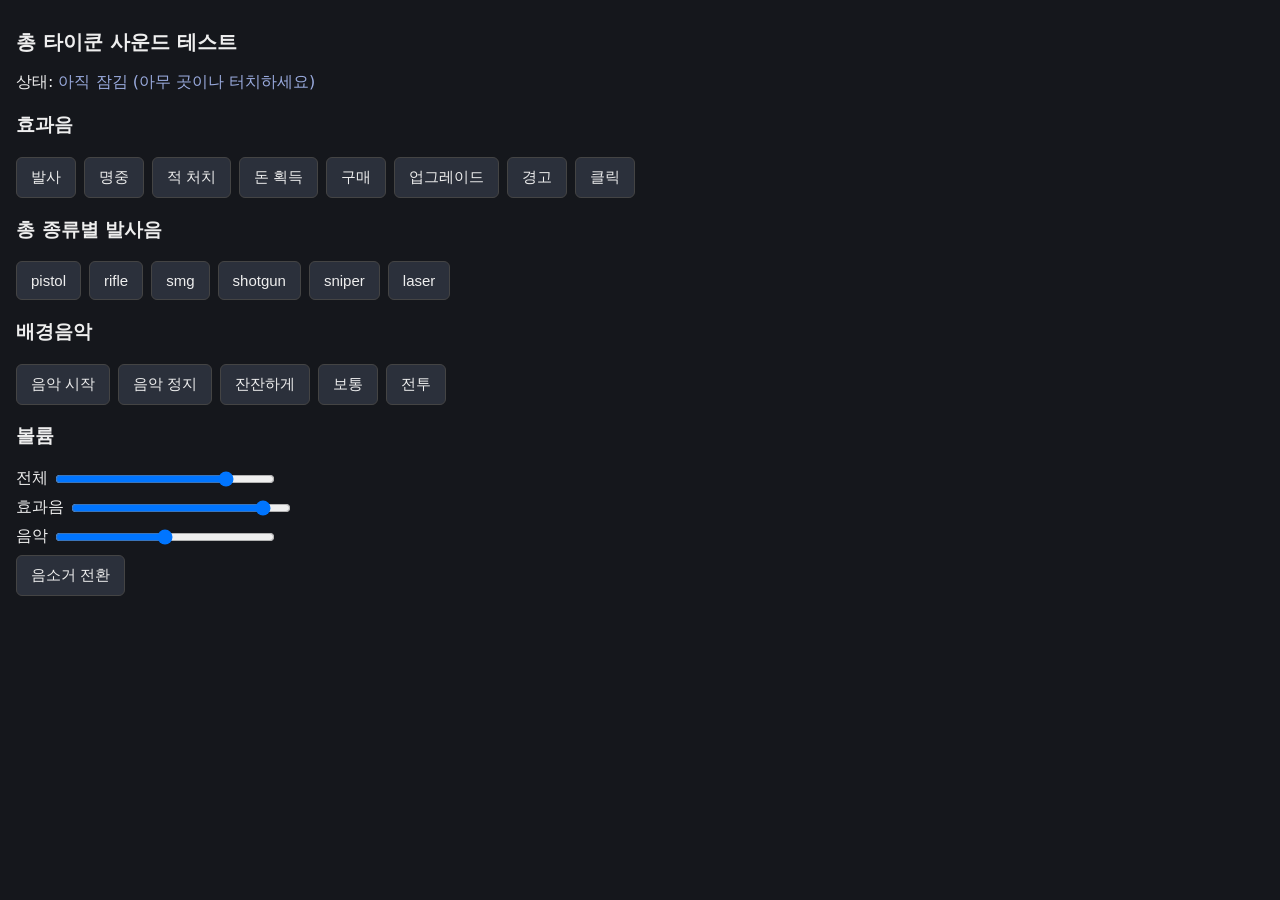
<file: gun-tycoon/audio/demo.html>
<!doctype html>
<html lang="ko">
<head>
<meta charset="utf-8">
<meta name="viewport" content="width=device-width, initial-scale=1">
<title>총 타이쿤 사운드 테스트</title>
<style>
  body { font-family: system-ui, sans-serif; background: #15171c; color: #eee; margin: 0; padding: 16px; }
  h1 { font-size: 20px; }
  .row { display: flex; flex-wrap: wrap; gap: 8px; margin: 12px 0; }
  button { background: #2b303b; color: #eee; border: 1px solid #444; border-radius: 6px; padding: 10px 14px; font-size: 15px; }
  button:active { background: #3b4252; }
  label { display: block; margin: 8px 0; }
  input[type=range] { width: 220px; vertical-align: middle; }
  #state { color: #9ad; }
</style>
</head>
<body>
<h1>총 타이쿤 사운드 테스트</h1>
<p>상태: <span id="state">아직 잠김 (아무 곳이나 터치하세요)</span></p>

<h3>효과음</h3>
<div class="row" id="sfx"></div>
<h3>총 종류별 발사음</h3>
<div class="row" id="guns"></div>

<h3>배경음악</h3>
<div class="row">
  <button id="musicOn">음악 시작</button>
  <button id="musicOff">음악 정지</button>
  <button data-int="0">잔잔하게</button>
  <button data-int="1">보통</button>
  <button data-int="2">전투</button>
</div>

<h3>볼륨</h3>
<label>전체 <input type="range" min="0" max="1" step="0.01" data-vol="master"></label>
<label>효과음 <input type="range" min="0" max="1" step="0.01" data-vol="sfx"></label>
<label>음악 <input type="range" min="0" max="1" step="0.01" data-vol="music"></label>
<button id="mute">음소거 전환</button>

<script src="audio.js"></script>
<script>
  var A = window.GameAudio;
  var names = { shoot: '발사', hit: '명중', kill: '적 처치', coin: '돈 획득', buy: '구매', upgrade: '업그레이드', warning: '경고', click: '클릭' };
  A.sounds.forEach(function (s) {
    var b = document.createElement('button');
    b.textContent = names[s] || s;
    b.onclick = function () { A.play(s); };
    document.getElementById('sfx').appendChild(b);
  });
  A.shootVariants.forEach(function (v) {
    var b = document.createElement('button');
    b.textContent = v;
    b.onclick = function () { A.play('shoot', { variant: v }); };
    document.getElementById('guns').appendChild(b);
  });
  document.getElementById('musicOn').onclick = function () { A.startMusic(); };
  document.getElementById('musicOff').onclick = function () { A.stopMusic(); };
  document.querySelectorAll('[data-int]').forEach(function (b) {
    b.onclick = function () { A.setMusicIntensity(+b.dataset.int); };
  });
  document.querySelectorAll('[data-vol]').forEach(function (r) {
    r.value = A.getVolume(r.dataset.vol);
    r.oninput = function () { A.setVolume(r.dataset.vol, +r.value); };
  });
  var st = document.getElementById('state');
  document.getElementById('mute').onclick = function () { A.toggleMute(); };
  setInterval(function () {
    st.textContent = (A.isUnlocked() ? '재생 가능' : '아직 잠김 (아무 곳이나 터치하세요)') + (A.isMuted() ? ' · 음소거' : '') + (A.isMusicPlaying() ? ' · 음악 재생 중' : '');
  }, 250);
</script>
</body>
</html>
</file>
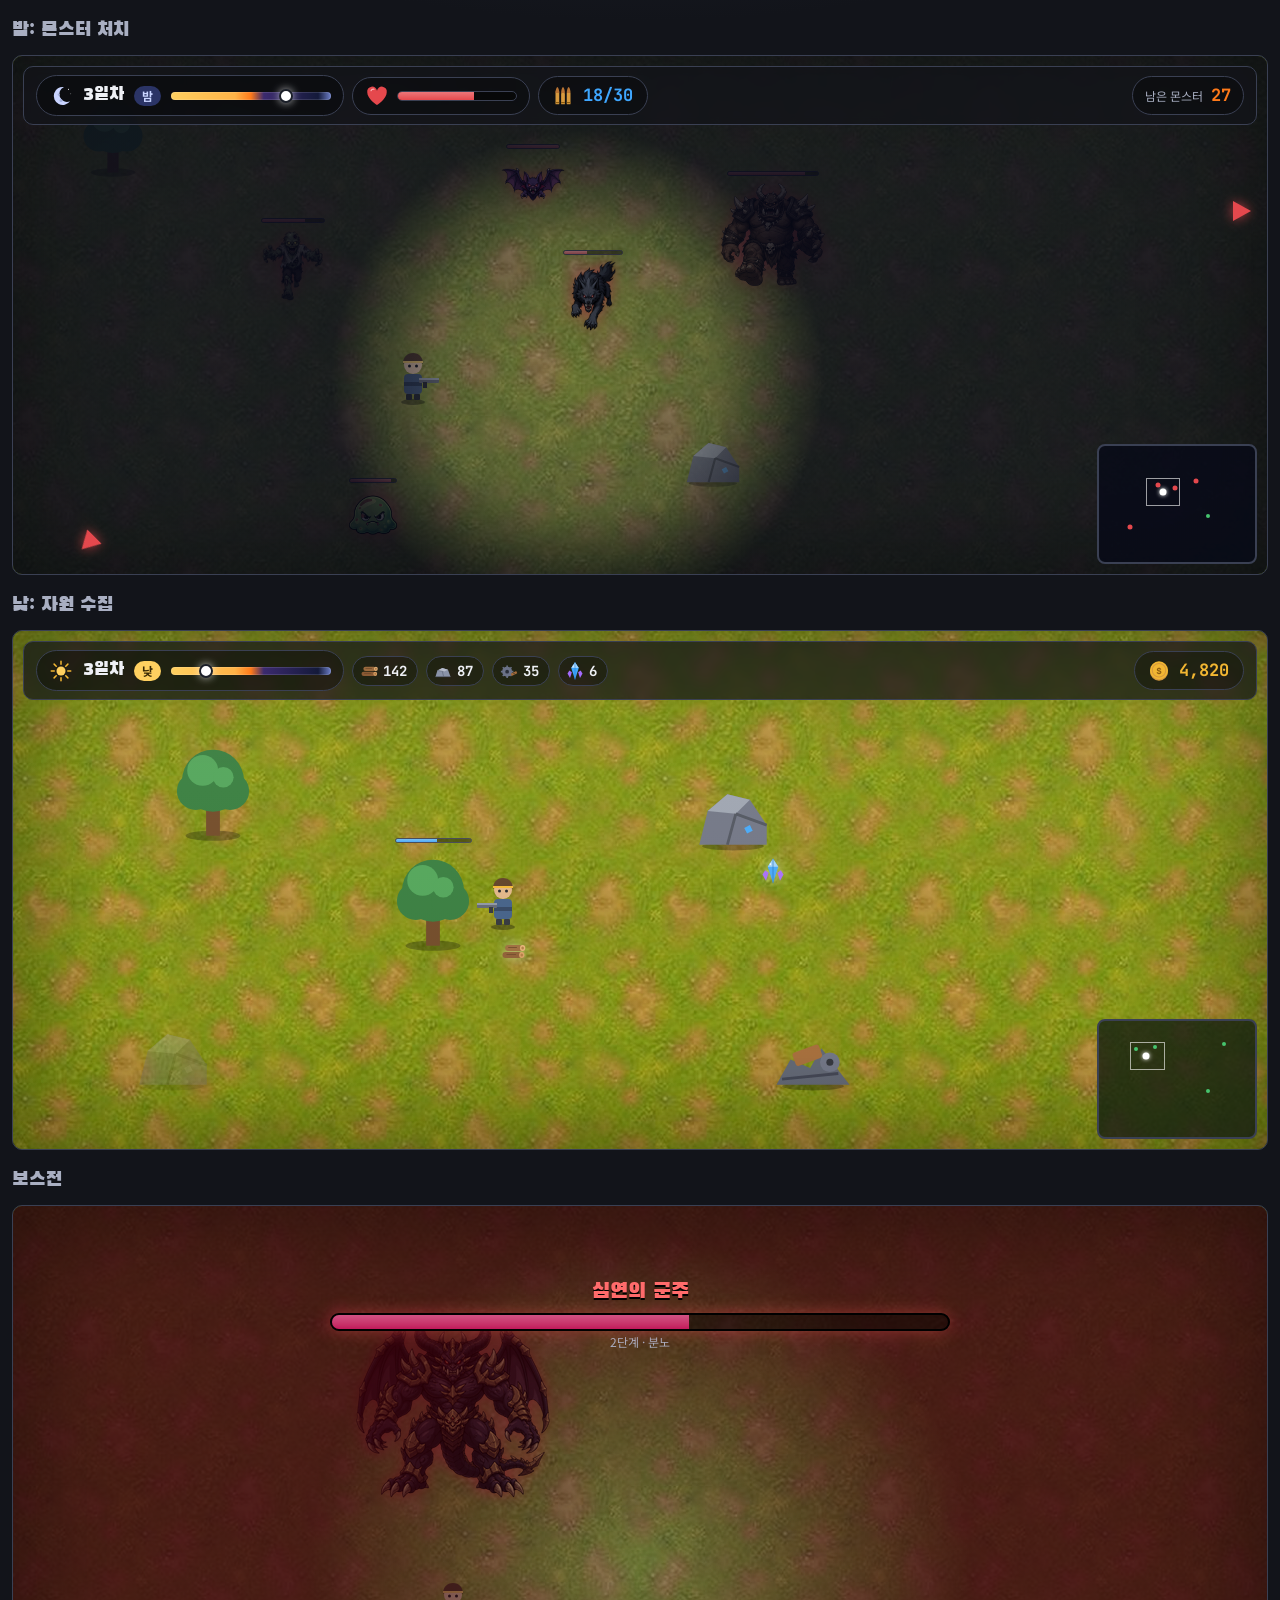
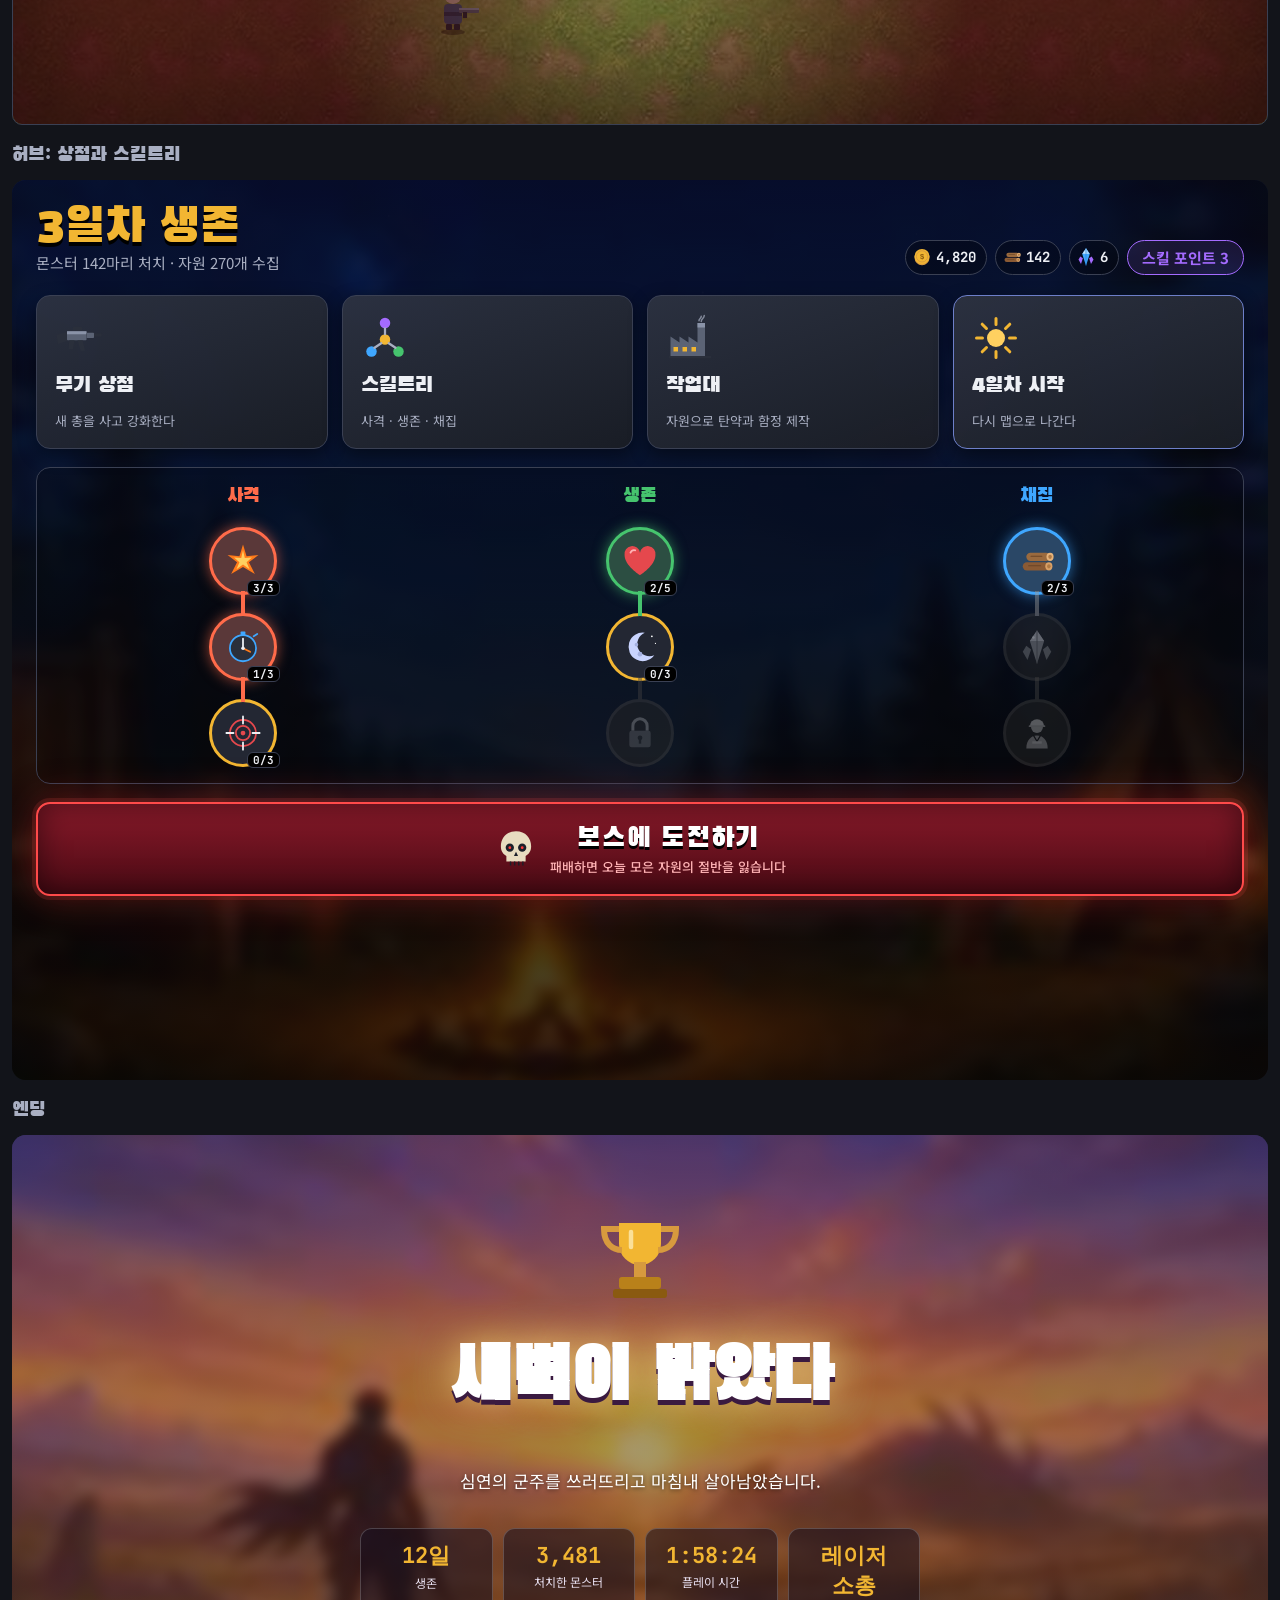
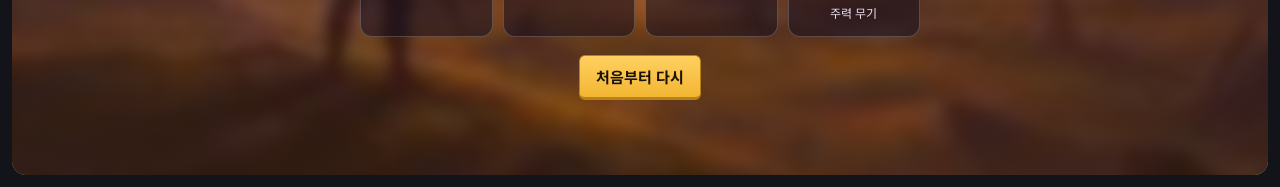
<file: gun-tycoon/design/preview-world.html>
<!doctype html>
<html lang="ko">
<head>
<meta charset="utf-8">
<meta name="viewport" content="width=device-width, initial-scale=1">
<title>총 타이쿤 월드 미리보기</title>
<link rel="stylesheet" href="style.css">
<style>
  .demo { height: 520px; margin: 12px; }
  .demo-label { margin: 18px 12px 0; font: 400 20px var(--gt-font-display); color: var(--gt-text-2); }
  .demo-hub { position: relative; margin: 12px; border-radius: 14px; overflow: hidden; min-height: 0; }
  .demo-ending { position: relative; height: 640px; margin: 12px; border-radius: 14px; }
  .demo-ending.gt-ending { position: relative; inset: auto; }
</style>
</head>
<body class="gt">

<div class="demo-label">밤: 몬스터 처치</div>
<div class="demo">
  <div class="gt-world" data-phase="night" style="--light-x:45%; --light-y:62%">
    <div class="gt-world__map gt-world__map--grass" style="transform:translate(-200px,-120px)">
      <img class="gt-deco" src="icons/node-tree.svg" style="left:300px;top:200px;width:90px;height:90px">
      <img class="gt-deco" src="icons/node-rock.svg" style="left:900px;top:520px;width:70px;height:70px">
      <div class="gt-player" style="left:600px;top:440px"><img src="icons/player.svg" alt=""></div>
      <div class="gt-enemy gt-enemy--zombie" style="left:480px;top:330px"><div class="gt-bar gt-bar--hp" style="--value:70"></div><img src="assets/monster-zombie.png" alt=""></div>
      <div class="gt-enemy gt-enemy--wolf" style="left:780px;top:360px"><div class="gt-bar gt-bar--hp" style="--value:40"></div><img src="assets/monster-wolf.png" alt=""></div>
      <div class="gt-enemy gt-enemy--slime" style="left:560px;top:580px"><div class="gt-bar gt-bar--hp" style="--value:90"></div><img src="assets/monster-slime.png" alt=""></div>
      <div class="gt-enemy gt-enemy--bat" style="left:720px;top:250px"><div class="gt-bar gt-bar--hp" style="--value:100"></div><img src="assets/monster-bat.png" alt=""></div>
      <div class="gt-enemy gt-enemy--brute" style="left:960px;top:300px"><div class="gt-bar gt-bar--hp" style="--value:85"></div><img src="assets/monster-brute.png" alt=""></div>
      <div class="gt-float gt-float--crit" style="left:780px;top:320px;animation-iteration-count:infinite">-240!</div>
    </div>
    <div class="gt-world__tint"></div><div class="gt-world__fx"></div>
    <div class="gt-offscreen" style="left:98%;top:30%;--angle:90deg"></div>
    <div class="gt-offscreen" style="left:6%;top:94%;--angle:-135deg"></div>
    <div class="gt-overlay">
      <div class="gt-hud">
        <div class="gt-clock" data-phase="night"><img class="gt-icon" src="icons/ui-moon.svg" alt=""><span class="gt-clock__day">3일차</span><span class="gt-clock__phase">밤</span><div class="gt-clock__track" style="--t:72"></div></div>
        <div class="gt-stat"><img class="gt-icon" src="icons/ui-heart.svg" alt=""><div style="width:120px"><div class="gt-bar gt-bar--hp" style="--value:64"></div></div></div>
        <div class="gt-stat gt-stat--ammo"><img class="gt-icon" src="icons/ui-ammo.svg" alt=""><span class="gt-stat__value">18/30</span></div>
        <div class="gt-hud__spacer"></div>
        <div class="gt-stat gt-stat--wave"><span class="gt-stat__label">남은 몬스터</span><span class="gt-stat__value">27</span></div>
      </div>
    </div>
    <div class="gt-minimap"><div class="gt-minimap__view" style="left:30%;top:28%;width:22%;height:24%"></div><span class="gt-minimap__dot gt-minimap__dot--player" style="left:41%;top:40%"></span><span class="gt-minimap__dot gt-minimap__dot--enemy" style="left:38%;top:34%"></span><span class="gt-minimap__dot gt-minimap__dot--enemy" style="left:49%;top:36%"></span><span class="gt-minimap__dot gt-minimap__dot--enemy" style="left:62%;top:30%"></span><span class="gt-minimap__dot gt-minimap__dot--enemy" style="left:20%;top:70%"></span><span class="gt-minimap__dot gt-minimap__dot--node" style="left:70%;top:60%"></span></div>
    <div class="gt-phase-banner gt-phase-banner--night" style="animation-iteration-count:infinite;animation-duration:5s">밤이 찾아옵니다<small>살아남아라</small></div>
  </div>
</div>

<div class="demo-label">낮: 자원 수집</div>
<div class="demo">
  <div class="gt-world" data-phase="day">
    <div class="gt-world__map gt-world__map--grass" style="transform:translate(-100px,-60px)">
      <div class="gt-node" style="left:300px;top:220px;width:110px;height:110px"><div class="gt-bar" style="--value:0"></div><img src="icons/node-tree.svg" alt=""></div>
      <div class="gt-node is-harvesting" style="left:520px;top:330px;width:110px;height:110px"><div class="gt-bar" style="--value:55"></div><img src="icons/node-tree.svg" alt=""></div>
      <div class="gt-node" style="left:820px;top:240px;width:90px;height:90px"><div class="gt-bar"></div><img src="icons/node-rock.svg" alt=""></div>
      <div class="gt-node" style="left:900px;top:480px;width:90px;height:90px"><div class="gt-bar"></div><img src="icons/node-scrap.svg" alt=""></div>
      <div class="gt-node is-depleted" style="left:260px;top:480px;width:90px;height:90px"><img src="icons/node-rock.svg" alt=""></div>
      <img class="gt-pickup" src="icons/res-wood.svg" style="left:600px;top:380px" alt="">
      <img class="gt-pickup" src="icons/res-crystal.svg" style="left:860px;top:300px" alt="">
      <div class="gt-player is-left" style="left:590px;top:330px"><img src="icons/player.svg" alt=""></div>
      <div class="gt-float gt-float--money" style="left:520px;top:260px;animation-iteration-count:infinite">+3 나무</div>
    </div>
    <div class="gt-world__tint"></div><div class="gt-world__fx"></div>
    <div class="gt-overlay">
      <div class="gt-hud">
        <div class="gt-clock" data-phase="day"><img class="gt-icon" src="icons/ui-sun.svg" alt=""><span class="gt-clock__day">3일차</span><span class="gt-clock__phase">낮</span><div class="gt-clock__track" style="--t:22"></div></div>
        <span class="gt-res"><img src="icons/res-wood.svg" alt="">142</span>
        <span class="gt-res"><img src="icons/res-stone.svg" alt="">87</span>
        <span class="gt-res"><img src="icons/res-scrap.svg" alt="">35</span>
        <span class="gt-res"><img src="icons/res-crystal.svg" alt="">6</span>
        <div class="gt-hud__spacer"></div>
        <div class="gt-stat gt-stat--money"><img class="gt-icon" src="icons/ui-coin.svg" alt=""><span class="gt-stat__value">4,820</span></div>
      </div>
    </div>
    <div class="gt-minimap"><div class="gt-minimap__view" style="left:20%;top:18%;width:22%;height:24%"></div><span class="gt-minimap__dot gt-minimap__dot--player" style="left:30%;top:30%"></span><span class="gt-minimap__dot gt-minimap__dot--node" style="left:24%;top:24%"></span><span class="gt-minimap__dot gt-minimap__dot--node" style="left:36%;top:22%"></span><span class="gt-minimap__dot gt-minimap__dot--node" style="left:70%;top:60%"></span><span class="gt-minimap__dot gt-minimap__dot--node" style="left:80%;top:20%"></span></div>
  </div>
</div>

<div class="demo-label">보스전</div>
<div class="demo">
  <div class="gt-world" data-phase="boss" style="--light-x:50%;--light-y:70%">
    <div class="gt-world__map gt-world__map--grass" style="transform:translate(-300px,-200px)">
      <div class="gt-enemy gt-enemy--boss" style="left:740px;top:400px"><img src="assets/monster-boss.png" alt=""></div>
      <div class="gt-player" style="left:740px;top:600px"><img src="icons/player.svg" alt=""></div>
    </div>
    <div class="gt-world__tint"></div><div class="gt-world__fx"></div>
    <div class="gt-bossbar"><div class="gt-bossbar__name">심연의 군주</div><div class="gt-bar" style="--value:58"></div><div class="gt-bossbar__phase">2단계 · 분노</div></div>
  </div>
</div>

<div class="demo-label">허브: 상점과 스킬트리</div>
<div class="demo-hub">
  <div class="gt-hub">
    <div class="gt-backdrop gt-backdrop--hub"></div>
    <div class="gt-hub__header">
      <div><div class="gt-hub__day">3일차 생존</div><div class="gt-hub__sub">몬스터 142마리 처치 · 자원 270개 수집</div></div>
      <div style="display:flex;gap:8px;flex-wrap:wrap"><span class="gt-res"><img src="icons/ui-coin.svg" alt="">4,820</span><span class="gt-res"><img src="icons/res-wood.svg" alt="">142</span><span class="gt-res"><img src="icons/res-crystal.svg" alt="">6</span><span class="gt-skillpoints">스킬 포인트 3</span></div>
    </div>
    <div class="gt-hub__grid">
      <button class="gt-hub-tile"><img src="icons/gun-rifle.svg" alt=""><span class="gt-hub-tile__title">무기 상점</span><span class="gt-hub-tile__desc">새 총을 사고 강화한다</span></button>
      <button class="gt-hub-tile"><img src="icons/ui-skill.svg" alt=""><span class="gt-hub-tile__title">스킬트리</span><span class="gt-hub-tile__desc">사격 · 생존 · 채집</span></button>
      <button class="gt-hub-tile"><img src="icons/ui-factory.svg" alt=""><span class="gt-hub-tile__title">작업대</span><span class="gt-hub-tile__desc">자원으로 탄약과 함정 제작</span></button>
      <button class="gt-hub-tile gt-hub-tile--next"><img src="icons/ui-sun.svg" alt=""><span class="gt-hub-tile__title">4일차 시작</span><span class="gt-hub-tile__desc">다시 맵으로 나간다</span></button>
    </div>
    <div style="margin-top:18px" class="gt-skilltree">
      <div class="gt-branch gt-branch--gun"><h3 class="gt-branch__title">사격</h3>
        <button class="gt-skill is-learned"><img src="icons/ui-damage.svg" alt=""><span class="gt-skill__lv">3/3</span><span class="gt-tip"><b>강한 탄환</b><br>피해량 +10% (레벨당)</span></button>
        <button class="gt-skill is-learned"><img src="icons/ui-firerate.svg" alt=""><span class="gt-skill__lv">1/3</span></button>
        <button class="gt-skill is-available"><img src="icons/ui-crit.svg" alt=""><span class="gt-skill__lv">0/3</span></button>
      </div>
      <div class="gt-branch gt-branch--survive"><h3 class="gt-branch__title">생존</h3>
        <button class="gt-skill is-learned"><img src="icons/ui-heart.svg" alt=""><span class="gt-skill__lv">2/5</span></button>
        <button class="gt-skill is-available"><img src="icons/ui-moon.svg" alt=""><span class="gt-skill__lv">0/3</span></button>
        <button class="gt-skill is-locked"><img src="icons/ui-lock.svg" alt=""></button>
      </div>
      <div class="gt-branch gt-branch--gather"><h3 class="gt-branch__title">채집</h3>
        <button class="gt-skill is-learned"><img src="icons/res-wood.svg" alt=""><span class="gt-skill__lv">2/3</span></button>
        <button class="gt-skill is-locked"><img src="icons/res-crystal.svg" alt=""></button>
        <button class="gt-skill is-locked"><img src="icons/ui-worker.svg" alt=""></button>
      </div>
    </div>
    <button class="gt-boss-btn"><img src="icons/ui-skull.svg" alt=""><span>보스에 도전하기<small>패배하면 오늘 모은 자원의 절반을 잃습니다</small></span></button>
  </div>
</div>

<div class="demo-label">엔딩</div>
<div class="gt-ending demo-ending">
  <div class="gt-backdrop gt-backdrop--ending"></div>
  <img class="gt-ending__trophy" src="icons/ui-trophy.svg" alt="">
  <h1 class="gt-ending__title">새벽이 밝았다</h1>
  <p class="gt-ending__sub">심연의 군주를 쓰러뜨리고 마침내 살아남았습니다.</p>
  <div class="gt-ending__stats">
    <div class="gt-ending__stat"><b>12일</b><span>생존</span></div>
    <div class="gt-ending__stat"><b>3,481</b><span>처치한 몬스터</span></div>
    <div class="gt-ending__stat"><b>1:58:24</b><span>플레이 시간</span></div>
    <div class="gt-ending__stat"><b>레이저 소총</b><span>주력 무기</span></div>
  </div>
  <button class="gt-btn gt-btn--primary">처음부터 다시</button>
</div>
</body>
</html>
</file>
<file: gun-tycoon/design/style.css>
/* =========================================================
   총 타이쿤 공용 스타일 (design/style.css)
   어두운 군수공장 + 황동(골드) 포인트. 사용법은 README.md 참고.
   ========================================================= */

@import url("https://fonts.googleapis.com/css2?family=Black+Han+Sans&family=Noto+Sans+KR:wght@400;500;700;900&family=JetBrains+Mono:wght@500;700&display=swap");

/* ---------- 1. 디자인 토큰 ---------- */
:root {
  /* 배경 / 표면 */
  --gt-bg:        #12141a;   /* 페이지 배경 */
  --gt-bg-2:      #1a1d25;   /* 패널 */
  --gt-surface:   #232733;   /* 카드 */
  --gt-surface-2: #2d3241;   /* 카드 hover / 입력칸 */
  --gt-line:      #3a4053;   /* 테두리 */

  /* 텍스트 */
  --gt-text:      #eef0f5;
  --gt-text-2:    #a9afc2;
  --gt-text-dim:  #6b7288;

  /* 포인트 */
  --gt-gold:      #f2b632;   /* 돈, 주요 버튼 */
  --gt-gold-dark: #b9811a;
  --gt-brass:     #d79a3e;
  --gt-red:       #e5484d;   /* 피해, 적 체력 */
  --gt-orange:    #ff7a1a;   /* 총구 화염, 치명타 */
  --gt-green:     #46c46e;   /* 구매 가능, 회복 */
  --gt-blue:      #3fa7ff;   /* 탄약, 정보 */
  --gt-purple:    #a46bff;   /* 희귀 */

  /* 등급 색 (총기/업그레이드 희귀도) */
  --gt-tier-1: #9aa3b5;  /* 일반 */
  --gt-tier-2: #46c46e;  /* 고급 */
  --gt-tier-3: #3fa7ff;  /* 희귀 */
  --gt-tier-4: #a46bff;  /* 영웅 */
  --gt-tier-5: #f2b632;  /* 전설 */

  /* 폰트 */
  --gt-font-display: "Black Han Sans", "Noto Sans KR", sans-serif;
  --gt-font-body:    "Noto Sans KR", system-ui, sans-serif;
  --gt-font-num:     "JetBrains Mono", ui-monospace, monospace;

  /* 크기 */
  --gt-radius:    10px;
  --gt-radius-sm: 6px;
  --gt-gap:       12px;
  --gt-shadow:    0 6px 18px rgba(0, 0, 0, .45);
  --gt-glow-gold: 0 0 0 1px var(--gt-gold), 0 0 16px rgba(242, 182, 50, .45);

  /* 애니메이션 시간 */
  --gt-fast: 120ms;
  --gt-mid:  240ms;
  --gt-slow: 600ms;
}

/* ---------- 2. 기본 ---------- */
*, *::before, *::after { box-sizing: border-box; }

body.gt {
  margin: 0;
  min-height: 100vh;
  background:
    radial-gradient(1200px 600px at 50% -10%, #232838 0%, transparent 60%),
    var(--gt-bg);
  color: var(--gt-text);
  font-family: var(--gt-font-body);
  font-size: 15px;
  line-height: 1.5;
  word-break: keep-all;           /* 한글 단어 단위 줄바꿈 */
  -webkit-font-smoothing: antialiased;
  user-select: none;
}

.gt-title    { font-family: var(--gt-font-display); font-size: 40px; letter-spacing: .02em; color: var(--gt-gold); text-shadow: 0 3px 0 #000, 0 0 24px rgba(242,182,50,.35); margin: 0; }
.gt-h2       { font-family: var(--gt-font-display); font-size: 22px; margin: 0 0 8px; }
.gt-num      { font-family: var(--gt-font-num); font-variant-numeric: tabular-nums; }
.gt-muted    { color: var(--gt-text-2); }
.gt-dim      { color: var(--gt-text-dim); }
.gt-icon     { width: 24px; height: 24px; display: inline-block; vertical-align: middle; flex: none; }
.gt-icon--sm { width: 16px; height: 16px; }
.gt-icon--lg { width: 48px; height: 48px; }

/* ---------- 3. 레이아웃 ---------- */
.gt-layout {
  display: grid;
  grid-template-columns: 1fr 340px;      /* 전투 화면 | 상점 */
  grid-template-rows: auto 1fr;
  gap: var(--gt-gap);
  height: 100vh;
  padding: var(--gt-gap);
}
.gt-layout > .gt-hud   { grid-column: 1 / -1; }
.gt-layout > .gt-arena { grid-column: 1; }
.gt-layout > .gt-shop  { grid-column: 2; }
@media (max-width: 820px) {
  .gt-layout { grid-template-columns: 1fr; grid-template-rows: auto 55vh auto; height: auto; }
  .gt-layout > .gt-arena, .gt-layout > .gt-shop { grid-column: 1; }
  .gt-hud  { gap: 6px; padding: 6px 8px; }
  .gt-stat { min-width: 0; padding: 4px 10px; gap: 6px; }
  .gt-stat__value { font-size: 15px; }
}

.gt-panel {
  background: var(--gt-bg-2);
  border: 1px solid var(--gt-line);
  border-radius: var(--gt-radius);
  box-shadow: var(--gt-shadow);
}

/* ---------- 4. HUD ---------- */
.gt-hud {
  display: flex;
  align-items: center;
  gap: 8px;
  flex-wrap: wrap;
  padding: 8px 12px;
  background: linear-gradient(180deg, #1f2330, #181b23);
  border: 1px solid var(--gt-line);
  border-radius: var(--gt-radius);
}
.gt-stat {
  display: flex;
  align-items: center;
  gap: 8px;
  padding: 6px 12px;
  background: rgba(0,0,0,.3);
  border: 1px solid var(--gt-line);
  border-radius: 999px;
  min-width: 110px;
}
.gt-stat__label { font-size: 12px; color: var(--gt-text-2); }
.gt-stat__value { font-family: var(--gt-font-num); font-weight: 700; font-size: 17px; display: inline-block; }
.gt-stat--money  .gt-stat__value { color: var(--gt-gold); }
.gt-stat--income .gt-stat__value { color: var(--gt-green); }
.gt-stat--ammo   .gt-stat__value { color: var(--gt-blue); }
.gt-stat--wave   .gt-stat__value { color: var(--gt-orange); }
.gt-hud__spacer { flex: 1; }

/* 진행 바 (체력, 장전, 경험치, 웨이브 진행) */
.gt-bar {
  --value: 100;                 /* 0~100, JS에서 el.style.setProperty('--value', n) */
  --bar-color: var(--gt-green);
  position: relative;
  height: 10px;
  background: rgba(0,0,0,.45);
  border: 1px solid var(--gt-line);
  border-radius: 999px;
  overflow: hidden;
}
.gt-bar::after {
  content: "";
  position: absolute; inset: 0;
  width: calc(var(--value) * 1%);
  background: linear-gradient(180deg, color-mix(in srgb, var(--bar-color) 75%, #fff), var(--bar-color));
  transition: width var(--gt-mid) ease-out;
}
.gt-bar--hp     { --bar-color: var(--gt-red); }
.gt-bar--reload { --bar-color: var(--gt-blue); height: 6px; }
.gt-bar--xp     { --bar-color: var(--gt-purple); }
.gt-bar--wave   { --bar-color: var(--gt-orange); }
.gt-bar--lg     { height: 16px; }

/* ---------- 5. 전투 화면 ---------- */
.gt-arena {
  position: relative;
  overflow: hidden;
  border-radius: var(--gt-radius);
  border: 1px solid var(--gt-line);
  background:
    repeating-linear-gradient(90deg, rgba(255,255,255,.025) 0 1px, transparent 1px 48px),
    repeating-linear-gradient(0deg,  rgba(255,255,255,.025) 0 1px, transparent 1px 48px),
    linear-gradient(180deg, #1b1f29 0%, #15181f 70%, #2a2418 100%);
  cursor: crosshair;
}
.gt-enemy {
  position: absolute;
  width: 64px; height: 64px;
  transform: translate(-50%, -50%);  /* left/top = 적 중심 좌표 */
}
.gt-enemy img, .gt-enemy svg { width: 100%; height: 100%; display: block; }
.gt-enemy .gt-bar { position: absolute; left: 8%; right: 8%; top: -10px; height: 5px; }
.gt-enemy--boss { width: 128px; height: 128px; }

/* ---------- 6. 버튼 ---------- */
.gt-btn {
  display: inline-flex; align-items: center; justify-content: center; gap: 6px;
  padding: 10px 16px;
  font: 700 15px var(--gt-font-body);
  color: var(--gt-text);
  background: var(--gt-surface-2);
  border: 1px solid var(--gt-line);
  border-bottom: 3px solid rgba(0,0,0,.45);
  border-radius: var(--gt-radius-sm);
  cursor: pointer;
  transition: transform var(--gt-fast), filter var(--gt-fast);
}
.gt-btn:hover  { filter: brightness(1.15); }
.gt-btn:active { transform: translateY(2px); }
.gt-btn:focus-visible { outline: 2px solid var(--gt-gold); outline-offset: 2px; }
.gt-btn--primary { color: #1a1205; background: linear-gradient(180deg, #ffd060, var(--gt-gold)); border-color: var(--gt-gold-dark); }
.gt-btn--danger  { background: linear-gradient(180deg, #f2666a, var(--gt-red)); border-color: #9e2a2e; }
.gt-btn--ghost   { background: transparent; }
.gt-btn--sm      { padding: 6px 10px; font-size: 13px; }
.gt-btn:disabled, .gt-btn.is-disabled { opacity: .45; cursor: not-allowed; filter: grayscale(.6); transform: none; }

/* 탭 (상점 분류) */
.gt-tabs { display: flex; gap: 4px; padding: 8px; border-bottom: 1px solid var(--gt-line); }
.gt-tab  { flex: 1; padding: 8px 4px; font: 700 13px var(--gt-font-body); color: var(--gt-text-2); background: transparent; border: 0; border-radius: var(--gt-radius-sm); cursor: pointer; }
.gt-tab:hover     { background: var(--gt-surface); color: var(--gt-text); }
.gt-tab.is-active { background: var(--gt-surface-2); color: var(--gt-gold); box-shadow: inset 0 -2px 0 var(--gt-gold); }

/* ---------- 7. 업그레이드 상점 ---------- */
.gt-shop { display: flex; flex-direction: column; min-height: 0; }
.gt-shop__header { display: flex; align-items: center; justify-content: space-between; padding: 12px 14px 4px; }
.gt-shop__list   { flex: 1; overflow-y: auto; padding: 8px; display: flex; flex-direction: column; gap: 8px; }
.gt-shop__list::-webkit-scrollbar { width: 8px; }
.gt-shop__list::-webkit-scrollbar-thumb { background: var(--gt-line); border-radius: 8px; }

.gt-card {
  --tier: var(--gt-tier-1);
  display: grid;
  grid-template-columns: 52px 1fr auto;
  align-items: center;
  gap: 10px;
  padding: 10px;
  background: var(--gt-surface);
  border: 1px solid var(--gt-line);
  border-left: 4px solid var(--tier);
  border-radius: var(--gt-radius-sm);
  transition: background var(--gt-fast), box-shadow var(--gt-fast);
}
.gt-card:hover { background: var(--gt-surface-2); }
.gt-card__icon {
  width: 52px; height: 52px; padding: 6px;
  background: radial-gradient(circle at 50% 40%, color-mix(in srgb, var(--tier) 30%, transparent), rgba(0,0,0,.35));
  border-radius: var(--gt-radius-sm);
}
.gt-card__icon img, .gt-card__icon svg { width: 100%; height: 100%; display: block; }
.gt-card__name  { font-weight: 700; font-size: 15px; }
.gt-card__level { font: 700 12px var(--gt-font-num); color: var(--tier); margin-left: 4px; }
.gt-card__desc  { font-size: 12px; color: var(--gt-text-2); line-height: 1.4; }
.gt-card__price {
  display: flex; flex-direction: column; align-items: center; gap: 2px;
  min-width: 76px; padding: 6px 8px;
  font: 700 14px var(--gt-font-num);
  color: #1a1205;
  background: linear-gradient(180deg, #ffd060, var(--gt-gold));
  border: 1px solid var(--gt-gold-dark);
  border-bottom-width: 3px;
  border-radius: var(--gt-radius-sm);
  cursor: pointer;
}
.gt-card__price small { font: 500 10px var(--gt-font-body); opacity: .75; }
.gt-card.is-affordable { box-shadow: var(--gt-glow-gold); }
.gt-card.is-locked     { opacity: .5; filter: grayscale(.8); }
.gt-card.is-locked .gt-card__price,
.gt-card.is-expensive .gt-card__price { background: var(--gt-surface-2); color: var(--gt-text-dim); border-color: var(--gt-line); cursor: not-allowed; }
.gt-card.is-maxed .gt-card__price { background: var(--gt-surface-2); color: var(--gt-green); border-color: var(--gt-green); cursor: default; }

.gt-tier-1 { --tier: var(--gt-tier-1); }
.gt-tier-2 { --tier: var(--gt-tier-2); }
.gt-tier-3 { --tier: var(--gt-tier-3); }
.gt-tier-4 { --tier: var(--gt-tier-4); }
.gt-tier-5 { --tier: var(--gt-tier-5); }

/* 배지 */
.gt-badge { display: inline-block; padding: 1px 6px; font: 700 11px var(--gt-font-body); border-radius: 999px; background: var(--gt-red); color: #fff; vertical-align: middle; }
.gt-badge--new  { background: var(--gt-orange); }
.gt-badge--gold { background: var(--gt-gold); color: #1a1205; }

/* ---------- 8. 모달, 토스트 ---------- */
.gt-modal-backdrop { position: fixed; inset: 0; display: grid; place-items: center; background: rgba(5,6,10,.7); backdrop-filter: blur(3px); z-index: 50; animation: gt-fade-in var(--gt-mid) ease-out; }
.gt-modal { width: min(440px, calc(100vw - 32px)); padding: 24px; text-align: center; background: var(--gt-bg-2); border: 1px solid var(--gt-gold-dark); border-radius: 14px; box-shadow: var(--gt-shadow), 0 0 40px rgba(242,182,50,.15); animation: gt-pop-in var(--gt-mid) cubic-bezier(.2,1.4,.4,1); }

.gt-toast-stack { position: fixed; left: 50%; top: 72px; transform: translateX(-50%); display: flex; flex-direction: column; align-items: center; gap: 6px; z-index: 60; pointer-events: none; }
.gt-toast { padding: 8px 16px; font-weight: 700; background: rgba(20,22,30,.92); border: 1px solid var(--gt-line); border-radius: 999px; box-shadow: var(--gt-shadow); animation: gt-toast 2.2s ease-in-out forwards; }
.gt-toast--gold { border-color: var(--gt-gold); color: var(--gt-gold); }
.gt-toast--red  { border-color: var(--gt-red);  color: var(--gt-red); }

/* ---------- 9. 이펙트 클래스 ---------- */
/* 떠오르는 숫자: 피해량, 획득 금액. 부모는 position:relative/absolute */
.gt-float {
  position: absolute;
  pointer-events: none;
  font: 700 18px var(--gt-font-num);
  color: #fff;
  text-shadow: 0 2px 0 #000, 0 0 6px rgba(0,0,0,.8);
  transform: translate(-50%, -50%);
  animation: gt-float-up 800ms ease-out forwards;
  z-index: 20;
  white-space: nowrap;
}
.gt-float--crit  { color: var(--gt-orange); font-size: 26px; animation-name: gt-float-crit; }
.gt-float--money { color: var(--gt-gold); }
.gt-float--heal  { color: var(--gt-green); }

.gt-hit      { animation: gt-hit 160ms ease-out; }               /* 적 피격 (.gt-enemy 에) */
.gt-die      { animation: gt-die 380ms ease-in forwards; }       /* 적 처치 (.gt-enemy 에) */
.gt-shake    { animation: gt-shake 260ms linear; }               /* 화면/패널 흔들림 */
.gt-recoil   { animation: gt-recoil 110ms ease-out; }            /* 총 반동 */
.gt-pulse    { animation: gt-pulse 900ms ease-in-out infinite; } /* 구매 가능 강조 */
.gt-bump     { animation: gt-bump 220ms ease-out; }              /* 숫자 증가 시 */
.gt-level-up { animation: gt-level-up 700ms ease-out; }          /* 업그레이드 성공 */

/* 총구 화염: 총구 위치에 잠깐 붙였다 제거 */
.gt-muzzle {
  position: absolute; width: 28px; height: 28px;
  background: radial-gradient(circle, #fff 0 18%, #ffd060 30%, var(--gt-orange) 55%, transparent 70%);
  border-radius: 50%;
  transform: translate(-50%, -50%);
  animation: gt-muzzle 90ms ease-out forwards;
  pointer-events: none;
}
/* 탄피/파편 입자: --dx, --dy 로 날아갈 방향 지정 */
.gt-spark {
  position: absolute; width: 4px; height: 4px; border-radius: 1px;
  background: var(--gt-brass);
  --dx: 30px; --dy: -40px;
  animation: gt-spark 450ms ease-out forwards;
  pointer-events: none;
}

/* ---------- 10. 키프레임 ---------- */
@keyframes gt-fade-in   { from { opacity: 0; } to { opacity: 1; } }
@keyframes gt-pop-in    { from { opacity: 0; transform: scale(.85); } to { opacity: 1; transform: scale(1); } }
@keyframes gt-float-up  { 0% { opacity: 0; transform: translate(-50%,-30%) scale(.8); } 15% { opacity: 1; transform: translate(-50%,-60%) scale(1.1); } 100% { opacity: 0; transform: translate(-50%,-180%) scale(1); } }
@keyframes gt-float-crit{ 0% { opacity: 0; transform: translate(-50%,-50%) scale(.5) rotate(-8deg); } 20% { opacity: 1; transform: translate(-50%,-80%) scale(1.4) rotate(4deg); } 100% { opacity: 0; transform: translate(-50%,-200%) scale(1); } }
@keyframes gt-hit       { 0% { filter: brightness(3) saturate(0); transform: translate(-50%,-50%) scale(1.08); } 100% { filter: none; transform: translate(-50%,-50%) scale(1); } }
@keyframes gt-die       { 0% { opacity: 1; transform: translate(-50%,-50%) scale(1); filter: brightness(2); } 100% { opacity: 0; transform: translate(-50%,-40%) scale(.6) rotate(25deg); filter: brightness(.3); } }
@keyframes gt-shake     { 0%,100% { translate: 0 0; } 20% { translate: -4px 2px; } 40% { translate: 4px -2px; } 60% { translate: -3px -1px; } 80% { translate: 3px 1px; } }
@keyframes gt-recoil    { 0% { translate: 0 0; rotate: 0deg; } 30% { translate: -6px 0; rotate: -6deg; } 100% { translate: 0 0; rotate: 0deg; } }
@keyframes gt-pulse     { 0%,100% { box-shadow: 0 0 0 0 rgba(242,182,50,0); } 50% { box-shadow: 0 0 0 3px rgba(242,182,50,.35), 0 0 18px rgba(242,182,50,.4); } }
@keyframes gt-bump      { 0% { scale: 1; } 40% { scale: 1.18; color: #fff; } 100% { scale: 1; } }
@keyframes gt-level-up  { 0% { box-shadow: 0 0 0 0 var(--gt-gold); } 40% { box-shadow: 0 0 0 6px rgba(242,182,50,.5), 0 0 30px var(--gt-gold); scale: 1.02; } 100% { box-shadow: 0 0 0 0 transparent; scale: 1; } }
@keyframes gt-muzzle    { 0% { opacity: 1; transform: translate(-50%,-50%) scale(.6); } 100% { opacity: 0; transform: translate(-50%,-50%) scale(1.4); } }
@keyframes gt-spark     { 0% { opacity: 1; transform: translate(0,0) rotate(0); } 100% { opacity: 0; transform: translate(var(--dx), var(--dy)) rotate(220deg); } }
@keyframes gt-toast     { 0% { opacity: 0; transform: translateY(-10px); } 10%,80% { opacity: 1; transform: translateY(0); } 100% { opacity: 0; transform: translateY(-10px); } }

/* =========================================================
   11. 월드 (넓은 맵 + 낮/밤)
   구조:
   <div class="gt-world" data-phase="day">        ← 화면에 보이는 창 (카메라)
     <div class="gt-world__map">…엔티티…</div>     ← 넓은 맵, JS로 transform 이동
     <div class="gt-world__tint"></div>            ← 낮/밤 색 덮개
     <div class="gt-world__fx"></div>              ← 비네팅, 피격 붉은빛
     (HUD, 미니맵, 배너 등 화면 고정 요소)
   </div>
   data-phase: day | dusk | night | dawn | boss
   ========================================================= */
.gt-world {
  --light-x: 50%;           /* 밤에 플레이어 주변 밝은 원의 중심 (화면 기준) */
  --light-y: 50%;
  --light-r: 220px;         /* 밝은 원 반지름. 손전등 강화 스킬로 키우기 */
  position: relative;
  overflow: hidden;
  width: 100%; height: 100%;
  min-height: 420px;
  background: #1b2a17;
  border-radius: var(--gt-radius);
  border: 1px solid var(--gt-line);
  cursor: crosshair;
  isolation: isolate;
}
.gt-world__map {
  position: absolute; left: 0; top: 0;
  width: 4000px; height: 3000px;       /* 맵 크기. JS에서 바꿔도 됨 */
  background: url("map-ground.svg") repeat;
  background-size: 128px 128px;
  will-change: transform;              /* 카메라: map.style.transform = `translate(${-camX}px, ${-camY}px)` */
}
/* 맵 가장자리 경계 */
.gt-world__map::after { content: ""; position: absolute; inset: 0; box-shadow: inset 0 0 0 6px #2a3a22, inset 0 0 60px 20px rgba(0,0,0,.5); pointer-events: none; }

.gt-world__tint, .gt-world__fx { position: absolute; inset: 0; pointer-events: none; }
.gt-world__tint { z-index: 5; transition: background 2.5s ease, opacity 2.5s ease; }
.gt-world__fx   { z-index: 6; box-shadow: inset 0 0 120px rgba(0,0,0,.45); transition: box-shadow .3s; }

/* 낮: 따뜻하고 밝게 */
.gt-world[data-phase="day"]   .gt-world__tint { background: linear-gradient(180deg, rgba(255,236,170,.10), rgba(255,210,120,.05)); }
/* 해질녘: 주황→보라 */
.gt-world[data-phase="dusk"]  .gt-world__tint { background: linear-gradient(180deg, rgba(255,120,40,.28), rgba(120,40,140,.35)); }
/* 밤: 플레이어 주변만 밝은 손전등 */
.gt-world[data-phase="night"] .gt-world__tint { background: radial-gradient(circle calc(var(--light-r) * 1.6) at var(--light-x) var(--light-y), rgba(10,14,40,0) 0%, rgba(10,14,40,.2) 40%, rgba(6,8,24,.8) 70%); }
/* 새벽: 푸른 회색 */
.gt-world[data-phase="dawn"]  .gt-world__tint { background: linear-gradient(180deg, rgba(150,170,255,.25), rgba(255,180,140,.18)); }
/* 보스전: 붉은 하늘 */
.gt-world[data-phase="boss"]  .gt-world__tint { background: radial-gradient(circle calc(var(--light-r) * 2) at var(--light-x) var(--light-y), rgba(80,0,0,0) 0%, rgba(60,0,10,.75) 75%); }

/* 밤에는 몬스터 눈이 빛나고, 맵이 살짝 탈색 */
.gt-world[data-phase="night"] .gt-world__map,
.gt-world[data-phase="boss"]  .gt-world__map { filter: saturate(.6) brightness(.85); transition: filter 2.5s; }
.gt-world[data-phase="night"] .gt-enemy img,
.gt-world[data-phase="boss"]  .gt-enemy img { filter: drop-shadow(0 0 8px rgba(255,60,60,.9)); }
/* 피격 시 화면 가장자리 붉게: world 에 gt-hurt 를 잠깐 붙임 */
.gt-world.gt-hurt .gt-world__fx { box-shadow: inset 0 0 140px rgba(229,72,77,.75); }

/* 맵 위 엔티티 (모두 left/top = 중심 좌표, 맵 기준 px) */
.gt-player, .gt-node, .gt-pickup, .gt-deco { position: absolute; transform: translate(-50%, -50%); }
.gt-player { width: 64px; height: 64px; z-index: 4; }
.gt-player img, .gt-node img, .gt-pickup img, .gt-deco img { width: 100%; height: 100%; display: block; }
.gt-player.is-left img { transform: scaleX(-1); }
.gt-node   { width: 72px; height: 72px; z-index: 2; }
.gt-node .gt-bar { position: absolute; left: 15%; right: 15%; top: -8px; height: 5px; --bar-color: var(--gt-blue); opacity: 0; transition: opacity var(--gt-fast); }
.gt-node.is-harvesting .gt-bar { opacity: 1; }
.gt-node.is-harvesting img { animation: gt-wobble 300ms ease-in-out infinite; }
.gt-node.is-depleted { opacity: .35; filter: grayscale(1); }
.gt-deco   { width: 40px; height: 40px; z-index: 1; opacity: .9; }
.gt-pickup { width: 28px; height: 28px; z-index: 3; animation: gt-bob 1.2s ease-in-out infinite; filter: drop-shadow(0 0 6px rgba(255,255,255,.5)); }

/* 화면 밖 몬스터 방향 표시 (화면 가장자리 고정). --angle 로 회전 */
.gt-offscreen {
  position: absolute; z-index: 8; width: 0; height: 0;
  border-left: 10px solid transparent; border-right: 10px solid transparent; border-bottom: 18px solid var(--gt-red);
  transform: translate(-50%, -50%) rotate(var(--angle, 0deg));
  filter: drop-shadow(0 0 6px rgba(229,72,77,.8));
  animation: gt-blink 700ms ease-in-out infinite;
}
.gt-offscreen--boss { border-bottom-color: var(--gt-purple); border-left-width: 14px; border-right-width: 14px; border-bottom-width: 24px; }

/* 화면 고정 오버레이 레이어 (HUD 를 월드 안에 띄울 때) */
.gt-overlay { position: absolute; inset: 0; z-index: 10; pointer-events: none; padding: 10px; }
.gt-overlay > * { pointer-events: auto; }
.gt-overlay .gt-hud { background: rgba(18,20,26,.72); backdrop-filter: blur(4px); }

/* ---------- 12. 시계 (낮/밤 진행) ---------- */
.gt-clock { display: flex; align-items: center; gap: 10px; padding: 6px 12px; background: rgba(0,0,0,.35); border: 1px solid var(--gt-line); border-radius: 999px; }
.gt-clock__day   { font-family: var(--gt-font-display); font-size: 18px; color: var(--gt-text); }
.gt-clock__phase { font-size: 12px; font-weight: 700; padding: 1px 8px; border-radius: 999px; }
.gt-clock__track {
  --t: 0;                       /* 하루 진행 0~100 (0=아침, 50=해질녘, 100=새벽) */
  position: relative; width: 160px; height: 8px; border-radius: 999px;
  background: linear-gradient(90deg, #ffd060 0%, #ffb347 40%, #ff7a1a 50%, #3b2a6e 58%, #141a3a 92%, #6d7fc9 100%);
  box-shadow: inset 0 0 0 1px rgba(255,255,255,.12);
}
.gt-clock__track::after { content: ""; position: absolute; top: 50%; left: calc(var(--t) * 1%); width: 14px; height: 14px; border-radius: 50%; background: #fff; border: 2px solid #1b1f29; transform: translate(-50%, -50%); box-shadow: 0 0 8px rgba(255,255,255,.7); }
.gt-clock[data-phase="day"]   .gt-clock__phase { background: #ffd060; color: #3a2a05; }
.gt-clock[data-phase="dusk"]  .gt-clock__phase { background: var(--gt-orange); color: #2a1205; }
.gt-clock[data-phase="night"] .gt-clock__phase { background: #2b3466; color: #c9d4ff; }
.gt-clock[data-phase="dawn"]  .gt-clock__phase { background: #6d7fc9; color: #fff; }
.gt-clock[data-phase="boss"]  .gt-clock__phase { background: var(--gt-red); color: #fff; }

/* 자원 카운터 (HUD 안) */
.gt-res { display: inline-flex; align-items: center; gap: 4px; font: 700 14px var(--gt-font-num); padding: 4px 10px 4px 6px; background: rgba(0,0,0,.3); border: 1px solid var(--gt-line); border-radius: 999px; }
.gt-res img { width: 20px; height: 20px; }

/* 미니맵 (오른쪽 아래 고정). 점 위치는 맵 비율 % 로 */
.gt-minimap { position: absolute; right: 10px; bottom: 10px; width: 160px; height: 120px; background: rgba(20,30,18,.8); border: 2px solid var(--gt-line); border-radius: 8px; overflow: hidden; z-index: 10; }
.gt-world[data-phase="night"] .gt-minimap { background: rgba(8,10,24,.85); }
.gt-minimap__view { position: absolute; border: 1px solid rgba(255,255,255,.6); }   /* 현재 카메라 영역 */
.gt-minimap__dot { position: absolute; width: 5px; height: 5px; border-radius: 50%; transform: translate(-50%,-50%); }
.gt-minimap__dot--player { width: 7px; height: 7px; background: #fff; box-shadow: 0 0 4px #fff; z-index: 2; }
.gt-minimap__dot--enemy  { background: var(--gt-red); }
.gt-minimap__dot--node   { background: var(--gt-green); width: 4px; height: 4px; }
.gt-minimap__dot--boss   { background: var(--gt-purple); width: 9px; height: 9px; animation: gt-blink 600ms infinite; }

/* 페이즈 전환 배너 ("밤이 찾아옵니다") */
.gt-phase-banner {
  position: absolute; left: 0; right: 0; top: 38%; z-index: 20; pointer-events: none;
  text-align: center; padding: 18px 0;
  font-family: var(--gt-font-display); font-size: 44px; letter-spacing: .05em; color: #fff;
  text-shadow: 0 4px 0 #000, 0 0 30px currentColor;
  background: linear-gradient(90deg, transparent, rgba(0,0,0,.6) 20%, rgba(0,0,0,.6) 80%, transparent);
  animation: gt-banner 2.6s ease-in-out forwards;
}
.gt-phase-banner small { display: block; font: 500 15px var(--gt-font-body); letter-spacing: 0; color: var(--gt-text-2); text-shadow: none; margin-top: 4px; }
.gt-phase-banner--day   { color: #ffd060; }
.gt-phase-banner--night { color: #9fb2ff; }
.gt-phase-banner--boss  { color: #ff5a5a; animation-duration: 3.2s; }

/* 보스 체력바 (화면 위 넓게) */
.gt-bossbar { position: absolute; left: 50%; top: 70px; transform: translateX(-50%); width: min(620px, 80%); z-index: 11; text-align: center; }
.gt-bossbar__name { font-family: var(--gt-font-display); font-size: 22px; color: #ff6b6b; text-shadow: 0 2px 0 #000; margin-bottom: 4px; }
.gt-bossbar .gt-bar { height: 18px; --bar-color: #c2185b; border: 2px solid #000; box-shadow: 0 0 16px rgba(229,72,77,.5); }
.gt-bossbar__phase { font-size: 12px; color: var(--gt-text-2); margin-top: 2px; }

/* =========================================================
   13. 허브 화면 (하루가 끝난 뒤 쉬는 곳)
   ========================================================= */
.gt-hub {
  position: relative; min-height: 100vh; padding: 24px;
  background:
    radial-gradient(600px 300px at 50% 105%, rgba(255,140,40,.35), transparent 70%),   /* 모닥불 빛 */
    linear-gradient(180deg, #1a2140 0%, #2a2440 45%, #1a1712 100%);
  overflow: hidden;
}
.gt-hub::before {            /* 별 */
  content: ""; position: absolute; inset: 0 0 50% 0; pointer-events: none; opacity: .6;
  background-image: radial-gradient(1.5px 1.5px at 10% 20%, #fff, transparent), radial-gradient(1px 1px at 30% 8%, #fff, transparent), radial-gradient(1.5px 1.5px at 55% 25%, #fff, transparent), radial-gradient(1px 1px at 72% 12%, #fff, transparent), radial-gradient(1.5px 1.5px at 88% 30%, #fff, transparent), radial-gradient(1px 1px at 45% 40%, #fff, transparent);
}
.gt-hub__header { position: relative; display: flex; align-items: flex-end; justify-content: space-between; flex-wrap: wrap; gap: 12px; margin-bottom: 20px; }
.gt-hub__day { font-family: var(--gt-font-display); font-size: 48px; line-height: 1; color: var(--gt-gold); text-shadow: 0 4px 0 #000; }
.gt-hub__sub { color: var(--gt-text-2); }
.gt-hub__grid { position: relative; display: grid; grid-template-columns: repeat(auto-fit, minmax(220px, 1fr)); gap: 14px; }
.gt-hub-tile {
  display: flex; flex-direction: column; align-items: flex-start; gap: 8px;
  padding: 18px; min-height: 150px; text-align: left; color: var(--gt-text);
  background: linear-gradient(160deg, rgba(45,50,65,.95), rgba(26,29,37,.95));
  border: 1px solid var(--gt-line); border-radius: 14px; box-shadow: var(--gt-shadow);
  cursor: pointer; font: inherit;
  transition: transform var(--gt-fast), border-color var(--gt-fast), box-shadow var(--gt-fast);
}
.gt-hub-tile:hover { transform: translateY(-3px); border-color: var(--gt-gold); box-shadow: var(--gt-shadow), 0 0 20px rgba(242,182,50,.2); }
.gt-hub-tile img { width: 48px; height: 48px; }
.gt-hub-tile__title { font-family: var(--gt-font-display); font-size: 22px; }
.gt-hub-tile__desc  { font-size: 13px; color: var(--gt-text-2); }
.gt-hub-tile--next  { border-color: #6d7fc9; }                  /* 다음 날 시작 */
.gt-hub-tile--next:hover { border-color: #9fb2ff; box-shadow: var(--gt-shadow), 0 0 20px rgba(109,127,201,.35); }

/* 보스 도전 버튼: 가장 위험해 보이게 */
.gt-boss-btn {
  position: relative; display: flex; align-items: center; justify-content: center; gap: 12px;
  width: 100%; padding: 18px 24px; margin-top: 18px;
  font: 400 28px var(--gt-font-display); letter-spacing: .04em; color: #fff;
  background: linear-gradient(180deg, #8a1a2a, #4a0a14);
  border: 2px solid #ff4a4a; border-radius: 14px; cursor: pointer;
  text-shadow: 0 3px 0 #000;
  box-shadow: 0 0 0 4px rgba(255,74,74,.15), 0 0 40px rgba(255,40,40,.35), inset 0 0 30px rgba(0,0,0,.5);
  animation: gt-boss-glow 2s ease-in-out infinite;
}
.gt-boss-btn img { width: 44px; height: 44px; }
.gt-boss-btn small { display: block; font: 500 13px var(--gt-font-body); color: #ffb3b5; text-shadow: none; letter-spacing: 0; }
.gt-boss-btn:hover { filter: brightness(1.2); }
.gt-boss-btn:disabled { animation: none; filter: grayscale(.8) brightness(.6); cursor: not-allowed; }

/* =========================================================
   14. 스킬트리
   <div class="gt-skilltree">
     <div class="gt-branch gt-branch--gun"> <h3 class="gt-branch__title">사격</h3>
       <button class="gt-skill is-learned">…</button> …
   ========================================================= */
.gt-skilltree { display: grid; grid-template-columns: repeat(3, 1fr); gap: 16px; padding: 16px; background: rgba(0,0,0,.25); border: 1px solid var(--gt-line); border-radius: 14px; }
@media (max-width: 640px) { .gt-skilltree { grid-template-columns: 1fr; } }
.gt-branch { --branch: var(--gt-red); display: flex; flex-direction: column; align-items: center; gap: 22px; }
.gt-branch--gun     { --branch: #ff6b4a; }   /* 사격 */
.gt-branch--survive { --branch: var(--gt-green); }   /* 생존 */
.gt-branch--gather  { --branch: var(--gt-blue); }    /* 채집 */
.gt-branch__title { margin: 0; font: 400 20px var(--gt-font-display); color: var(--branch); }
.gt-skill {
  position: relative; width: 68px; height: 68px; padding: 12px;
  background: var(--gt-surface); border: 3px solid var(--gt-line); border-radius: 50%;
  cursor: pointer; transition: transform var(--gt-fast), box-shadow var(--gt-fast);
}
.gt-skill img { width: 100%; height: 100%; display: block; }
.gt-skill + .gt-skill::before {             /* 위 노드와 잇는 선 */
  content: ""; position: absolute; left: 50%; bottom: 100%; width: 4px; height: 25px; transform: translateX(-50%); background: var(--gt-line);
}
.gt-skill__lv { position: absolute; right: -6px; bottom: -4px; padding: 0 5px; font: 700 11px var(--gt-font-num); background: #000; border: 1px solid var(--gt-line); border-radius: 6px; color: var(--gt-text); }
.gt-skill:hover { transform: scale(1.08); }
.gt-skill.is-learned   { border-color: var(--branch); background: color-mix(in srgb, var(--branch) 25%, var(--gt-surface)); box-shadow: 0 0 14px color-mix(in srgb, var(--branch) 60%, transparent); }
.gt-skill.is-learned + .gt-skill::before { background: var(--branch); }
.gt-skill.is-available { border-color: var(--gt-gold); animation: gt-pulse 1.2s ease-in-out infinite; }
.gt-skill.is-locked    { opacity: .45; filter: grayscale(1); cursor: not-allowed; }
/* 스킬 설명 툴팁: <span class="gt-tip">…</span> 을 스킬 안에 */
.gt-tip { position: absolute; left: 50%; bottom: calc(100% + 10px); transform: translateX(-50%); width: 190px; padding: 8px 10px; font: 400 12px/1.45 var(--gt-font-body); text-align: left; color: var(--gt-text); background: #0d0f14; border: 1px solid var(--gt-line); border-radius: 8px; box-shadow: var(--gt-shadow); opacity: 0; pointer-events: none; transition: opacity var(--gt-fast); z-index: 30; }
.gt-tip b { color: var(--gt-gold); }
.gt-skill:hover .gt-tip, .gt-skill:focus-visible .gt-tip { opacity: 1; }
.gt-skillpoints { display: inline-flex; align-items: center; gap: 6px; padding: 6px 14px; font: 700 15px var(--gt-font-body); color: var(--gt-purple); background: rgba(164,107,255,.12); border: 1px solid var(--gt-purple); border-radius: 999px; }

/* =========================================================
   15. 엔딩 화면 (보스 처치)
   ========================================================= */
.gt-ending {
  position: fixed; inset: 0; z-index: 100; overflow: hidden;
  display: flex; flex-direction: column; align-items: center; justify-content: center; gap: 18px; padding: 24px; text-align: center;
  background: linear-gradient(180deg, #1a2140 0%, #6d4a8a 35%, #ff9a5a 70%, #ffd38a 100%);   /* 해돋이 */
  animation: gt-fade-in 1.6s ease-out;
}
.gt-ending::before {          /* 떠오르는 해 */
  content: ""; position: absolute; left: 50%; bottom: -160px; width: 360px; height: 360px; border-radius: 50%; transform: translateX(-50%);
  background: radial-gradient(circle, #fff6d0 0%, #ffd060 40%, rgba(255,160,60,0) 70%);
  animation: gt-sunrise 4s ease-out forwards;
}
.gt-ending > * { position: relative; }
.gt-ending__title { font-family: var(--gt-font-display); font-size: clamp(40px, 8vw, 72px); color: #fff; text-shadow: 0 5px 0 #3a1a40, 0 0 40px rgba(255,220,140,.8); margin: 0; animation: gt-pop-in .8s .6s both cubic-bezier(.2,1.4,.4,1); }
.gt-ending__sub { font-size: 17px; color: #fff; text-shadow: 0 1px 4px rgba(0,0,0,.6); animation: gt-fade-in 1s 1.2s both; }
.gt-ending__trophy { width: 96px; height: 96px; animation: gt-pop-in .8s .3s both cubic-bezier(.2,1.4,.4,1), gt-bob 2s 1.2s ease-in-out infinite; }
.gt-ending__stats { display: grid; grid-template-columns: repeat(auto-fit, minmax(120px, 1fr)); gap: 10px; width: min(560px, 100%); animation: gt-fade-in 1s 1.6s both; }
.gt-ending__stat { padding: 12px; background: rgba(20,14,30,.55); border: 1px solid rgba(255,255,255,.2); border-radius: 12px; backdrop-filter: blur(4px); }
.gt-ending__stat b { display: block; font: 700 22px var(--gt-font-num); color: var(--gt-gold); }
.gt-ending__stat span { font-size: 12px; color: #e8e0f0; }
.gt-ending .gt-btn { animation: gt-fade-in 1s 2.2s both; }
/* 크레딧 롤 (선택): <div class="gt-credits"><div class="gt-credits__roll">…</div></div> */
.gt-credits { height: 140px; overflow: hidden; width: min(400px, 100%); mask-image: linear-gradient(transparent, #000 20%, #000 80%, transparent); }
.gt-credits__roll { animation: gt-credits 18s linear infinite; color: #fff; font-size: 14px; line-height: 2; }

/* =========================================================
   16. Canva 아트 (design/assets/)
   ========================================================= */
/* 허브/엔딩 뒤에 까는 그림 배경. 저해상도 원본이라 흐리게 깔아 분위기만 낸다 */
.gt-backdrop { position: absolute; inset: -20px; z-index: 0; background: center / cover no-repeat; filter: blur(6px) saturate(1.15); opacity: .9; pointer-events: none; }
.gt-backdrop--sharp { inset: 0; filter: none; }
.gt-backdrop--hub    { background-image: url("assets/bg-hub-preview.jpg"); }
.gt-backdrop--ending { background-image: url("assets/bg-ending-preview.jpg"); }
.gt-hub > *:not(.gt-backdrop), .gt-ending > *:not(.gt-backdrop) { position: relative; z-index: 1; }
.gt-hub:has(.gt-backdrop)::after { content: ""; position: absolute; inset: 0; z-index: 0; background: linear-gradient(180deg, rgba(10,12,30,.55), rgba(10,8,5,.75)); pointer-events: none; }
.gt-ending:has(.gt-backdrop)::after { content: ""; position: absolute; inset: 0; z-index: 0; background: linear-gradient(180deg, rgba(30,20,60,.35), rgba(60,20,10,.45)); pointer-events: none; }

/* 2D 맵 바닥을 Canva 잔디로 */
.gt-world__map--grass { background: url("assets/tex-grass-seamless.jpg") repeat; background-size: 320px 320px; }

/* 몬스터 스프라이트 크기 (2D). 3D 는 theme3d.js MONSTERS.scale */
.gt-enemy--slime  { width: 56px;  height: 56px; }
.gt-enemy--zombie { width: 76px;  height: 76px; }
.gt-enemy--wolf   { width: 72px;  height: 72px; }
.gt-enemy--bat    { width: 64px;  height: 64px; animation: gt-bob .5s ease-in-out infinite; }
.gt-enemy--brute  { width: 110px; height: 110px; }
.gt-enemy--boss   { width: 200px; height: 200px; }
.gt-enemy img { filter: drop-shadow(0 6px 4px rgba(0,0,0,.45)); }

/* =========================================================
   17. Canva 2차: 캐릭터, 스킬 아이콘, 허브 그림
   ========================================================= */
/* 플레이어 (Canva 뒷모습, 3인칭) */
.gt-player--art { width: 84px; height: 84px; }
.gt-player--art img { filter: drop-shadow(0 6px 4px rgba(0,0,0,.45)); }

/* 초상화: HUD 왼쪽, 허브 머리말 */
.gt-portrait {
  width: 48px; height: 48px; flex: none; border-radius: 50%; overflow: hidden;
  background: radial-gradient(circle at 50% 35%, #3b5b8a, #141a2e);
  border: 2px solid var(--gt-gold); box-shadow: 0 0 10px rgba(242,182,50,.35);
}
.gt-portrait img { width: 100%; height: 100%; object-fit: cover; object-position: 50% 15%; display: block; }
.gt-portrait--lg { width: 88px; height: 88px; border-width: 3px; }
.gt-portrait.is-hurt { border-color: var(--gt-red); box-shadow: 0 0 14px rgba(229,72,77,.7); }

/* 그림 스킬 노드: 사각 아이콘을 꽉 채움 */
.gt-skill--art { width: 64px; height: 64px; padding: 0; border-radius: 14px; overflow: visible; }
.gt-skill--art > img { width: 100%; height: 100%; border-radius: 11px; object-fit: cover; }
.gt-skill--art.is-locked > img { filter: grayscale(1) brightness(.5); }
.gt-skill--art.is-locked::after {
  content: ""; position: absolute; inset: 0; border-radius: 11px;
  background: url("icons/ui-lock.svg") center / 28px no-repeat;
}
.gt-branch { gap: 18px; }
.gt-skill--art + .gt-skill--art::before { height: 21px; }
.gt-skill--ult { width: 76px; height: 76px; border-radius: 18px; }          /* 가지 마지막 궁극기 */
.gt-skill--ult.is-learned { box-shadow: 0 0 22px color-mix(in srgb, var(--branch) 80%, transparent); }

/* 허브 타일 그림 */
.gt-hub-tile img.gt-hub-tile__art { width: 100%; height: 140px; object-fit: cover; border-radius: 10px; border: 1px solid rgba(255,255,255,.08); }
.gt-hub-tile:has(.gt-hub-tile__art) { min-height: 0; }

/* 추가 키프레임 */
@keyframes gt-wobble     { 0%,100% { rotate: 0deg; } 25% { rotate: -4deg; } 75% { rotate: 4deg; } }
@keyframes gt-bob        { 0%,100% { translate: 0 0; } 50% { translate: 0 -6px; } }
@keyframes gt-blink      { 0%,100% { opacity: 1; } 50% { opacity: .35; } }
@keyframes gt-banner     { 0% { opacity: 0; transform: scaleY(0); } 12% { opacity: 1; transform: scaleY(1); } 80% { opacity: 1; } 100% { opacity: 0; } }
@keyframes gt-boss-glow  { 0%,100% { box-shadow: 0 0 0 4px rgba(255,74,74,.15), 0 0 30px rgba(255,40,40,.3), inset 0 0 30px rgba(0,0,0,.5); } 50% { box-shadow: 0 0 0 6px rgba(255,74,74,.3), 0 0 60px rgba(255,40,40,.6), inset 0 0 30px rgba(0,0,0,.5); } }
@keyframes gt-sunrise    { from { bottom: -360px; } to { bottom: -160px; } }
@keyframes gt-credits    { from { transform: translateY(140px); } to { transform: translateY(-100%); } }
@keyframes gt-pickup-fly { to { opacity: 0; transform: translate(-50%, -50%) scale(.4); } }

/* 움직임 줄이기 설정 존중 */
@media (prefers-reduced-motion: reduce) {
  *, *::before, *::after { animation-duration: 1ms !important; animation-iteration-count: 1 !important; transition-duration: 1ms !important; }
}
</file>
